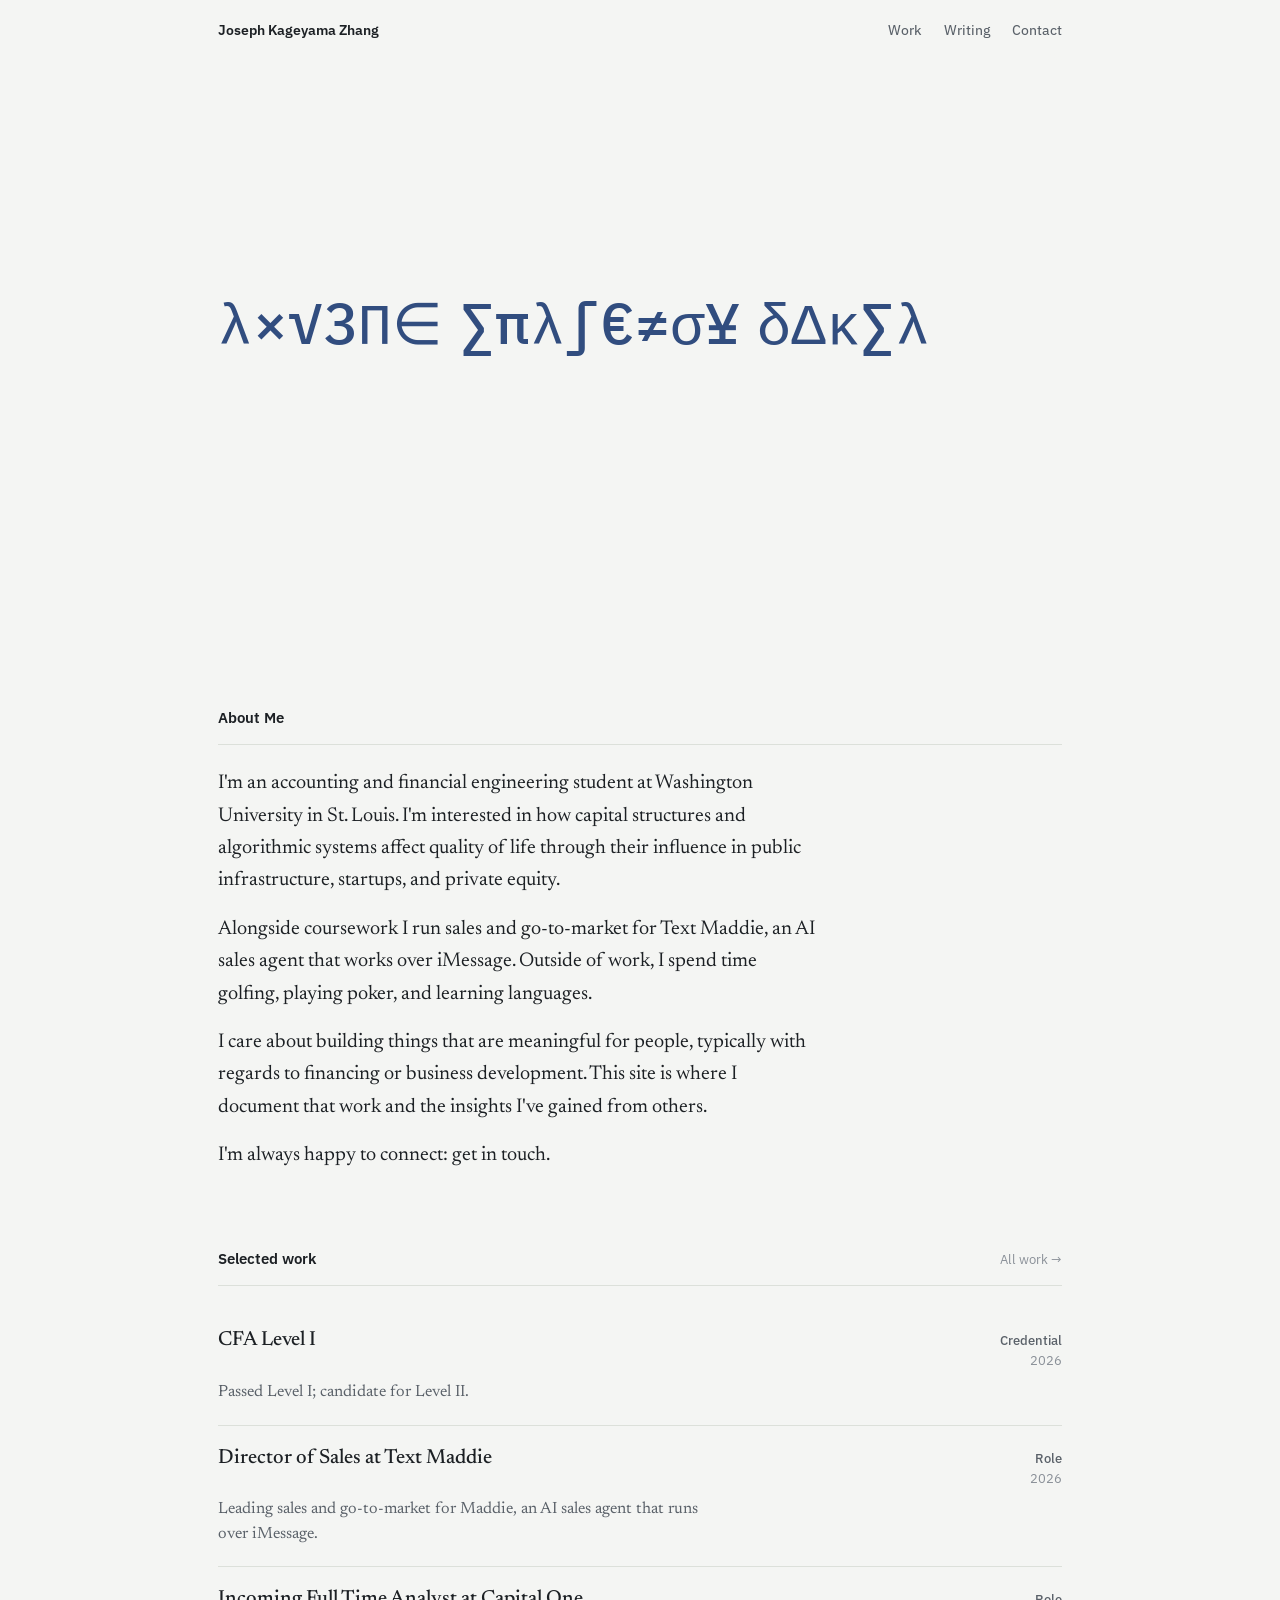
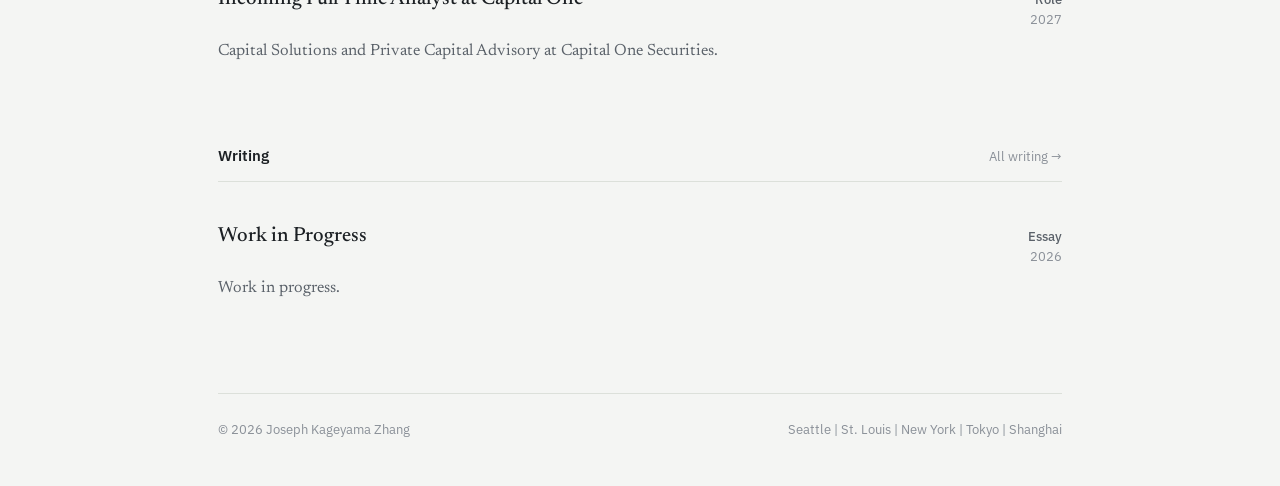
<file: index.html>
<!DOCTYPE html>
<html lang="en">
<head>
<meta charset="UTF-8">
<meta name="viewport" content="width=device-width, initial-scale=1.0">
<title>Joseph Kageyama Zhang</title>
<link rel="preconnect" href="https://fonts.googleapis.com">
<link rel="preconnect" href="https://fonts.gstatic.com" crossorigin>
<link href="https://fonts.googleapis.com/css2?family=Newsreader:ital,opsz,wght@0,6..72,400;0,6..72,500;1,6..72,400&family=IBM+Plex+Mono:wght@400;500&family=IBM+Plex+Sans:wght@400;450;500;600&display=swap" rel="stylesheet">
<link rel="stylesheet" href="styles.css">
</head>
<body>

<div class="wrap">
  <header id="hdr">
    <div class="bar">
      <a class="mark" href="./">Joseph Kageyama Zhang</a>
      <nav>
        <a href="work/">Work</a>
        <a href="writing/">Writing</a>
        <a href="contact/">Contact</a>
      </nav>
    </div>
  </header>

  <main>
    <div class="hero">
      <h1 class="name" data-name="Joseph Kageyama Zhang" aria-label="Joseph Kageyama Zhang">Joseph Kageyama Zhang</h1>
      <p class="tag">Accounting and Financial Engineering at Washington University in St. Louis. This is where I keep what I build and think about.</p>
    </div>

    <section id="about">
      <div class="head"><h2>About Me</h2></div>
      <div class="prose">
        <p>I'm an accounting and financial engineering student at Washington University in St. Louis. I'm interested in how capital structures and algorithmic systems affect quality of life through their influence in public infrastructure, startups, and private equity.</p>
        <p>Alongside coursework I run sales and go-to-market for <a href="https://textmaddie.com">Text Maddie</a>, an AI sales agent that works over iMessage. Outside of work, I spend time golfing, playing poker, and learning languages.</p>
        <p>I care about building things that are meaningful for people, typically with regards to financing or business development. This site is where I document that <a href="work/">work</a> and the <a href="writing/">insights</a> I've gained from others. </p> 
        <p>I'm always happy to connect: <a href="contact/">get in touch</a>.</p>
      </div>
    </section>

    <section id="work">
      <div class="head"><h2>Selected work</h2><a class="note" href="work/">All work &rarr;</a></div>
      <div class="list">
        <a class="row" href="#">
          <span class="title">CFA Level I</span>
          <span class="meta"><span class="kind">Credential</span><span>2026</span></span>
          <span class="desc">Passed Level I; candidate for Level II.</span>
        </a>
        <a class="row" href="https://textmaddie.com">
          <span class="title">Director of Sales at Text Maddie</span>
          <span class="meta"><span class="kind">Role</span><span>2026</span></span>
          <span class="desc">Leading sales and go-to-market for Maddie, an AI sales agent that runs over iMessage.</span>
        </a>
        <a class="row" href="#">
          <span class="title">Incoming Full Time Analyst at Capital One</span>
          <span class="meta"><span class="kind">Role</span><span>2027</span></span>
          <span class="desc">Capital Solutions and Private Capital Advisory at Capital One Securities.</span>
        </a>
      </div>
    </section>

    <section id="writing">
      <div class="head"><h2>Writing</h2><a class="note" href="writing/">All writing &rarr;</a></div>
      <div class="list">
        <a class="row" href="#">
          <span class="title">Work in Progress</span>
          <span class="meta"><span class="kind">Essay</span><span>2026</span></span>
          <span class="desc">Work in progress.</span>
        </a>
      </div>
    </section>
  </main>

  <footer>
    <span>© <span id="yr"></span> Joseph Kageyama Zhang </span>
    <span> Seattle | St. Louis | New York | Tokyo | Shanghai </span>
  </footer>
</div>

<script>
(function(){
  document.getElementById('yr').textContent = new Date().getFullYear();

  // sticky header hairline
  var hdr = document.getElementById('hdr');
  window.addEventListener('scroll', function(){
    hdr.classList.toggle('stuck', window.scrollY > 10);
  }, {passive:true});

  var el = document.querySelector('.name');
  var full = el.getAttribute('data-name');
  var tag = document.querySelector('.tag');
  var reduce = window.matchMedia('(prefers-reduced-motion: reduce)').matches;

  var UNDERLINE_H = 3;         // underline thickness while sweeping

  function squareSize(){
    var fs = parseFloat(getComputedStyle(el).fontSize) || 40;
    return Math.max(9, Math.round(fs * 0.55));
  }
  // air between the name and the resting square (~half an em)
  function gapPx(){ return Math.round(squareSize() * 0.9); }
  // CSS `bottom` value that seats the square's base on the text baseline
  function baselineOffset(){
    var probe = document.createElement('span');
    probe.style.cssText = 'display:inline-block;width:0;height:1em;vertical-align:baseline;';
    el.appendChild(probe);
    var seam = probe.getBoundingClientRect().bottom;
    var base = el.getBoundingClientRect().bottom;
    el.removeChild(probe);
    return base - seam - 1;
  }

  var GAP = gapPx();

  function showFinal(){
    el.classList.add('serif');
    el.textContent = '';
    full.split(' ').forEach(function(w){
      var word = document.createElement('span');
      word.className = 'word';
      word.textContent = w;
      el.appendChild(word);
    });
    var sq = squareSize();
    var box = document.createElement('span');
    box.className = 'swipe box';
    box.setAttribute('aria-hidden','true');
    box.style.width = sq + 'px';
    box.style.height = sq + 'px';
    el.appendChild(box);
    var ws = el.querySelectorAll('.word');
    var lw = ws[ws.length - 1];
    box.style.left = (lw.getBoundingClientRect().right - el.getBoundingClientRect().left + GAP) + 'px';
    box.style.bottom = baselineOffset() + 'px';
    tag.classList.add('in');
  }

  if(reduce){ showFinal(); return; }

  var SYM = 'αβγδεζηθκλμνξπρστφχψωΣΠΔΩ∫∂∑∏√∞±×÷≈≠∇∈01234567$€¥£%'.split('');
  function rnd(){ return SYM[(Math.random()*SYM.length)|0]; }

  // build char spans grouped by word
  el.classList.remove('serif');
  el.textContent = '';
  var chars = [];
  full.split(' ').forEach(function(w){
    var word = document.createElement('span');
    word.className = 'word';
    for(var i=0;i<w.length;i++){
      var s = document.createElement('span');
      s.className = 'ch scrambling';
      s.setAttribute('aria-hidden','true');
      s.dataset.final = w[i];
      s.textContent = rnd();
      word.appendChild(s);
      chars.push(s);
    }
    el.appendChild(word);
  });

  var sq = squareSize();

  // one navy element: sweeps beneath the name as an underline whose trailing
  // edge lags, then accelerates to catch the head and lock into a proof square
  var swipe = document.createElement('span');
  swipe.className = 'swipe';
  swipe.setAttribute('aria-hidden','true');
  el.appendChild(swipe);

  var flick = setInterval(function(){
    for(var i=0;i<chars.length;i++){
      if(chars[i].classList.contains('scrambling')) chars[i].textContent = rnd();
    }
  }, 34);

  var headX = 0, tailX = 0, done = false;

  // shape morph: short segment reads as a square, long segment as a hairline
  function render(){
    var w = headX - tailX, left, width, height;
    if(w <= sq){
      width = sq; height = sq; left = headX - sq;
    } else if(w >= sq * 3){
      width = w; height = UNDERLINE_H; left = tailX;
    } else {
      var f = (w - sq) / (sq * 2);
      width = w; height = sq + (UNDERLINE_H - sq) * f; left = tailX;
    }
    if(left < 0){ swipe.style.width = '0px'; return; } // hold until it clears the first glyph
    swipe.style.left = left + 'px';
    swipe.style.width = width + 'px';
    swipe.style.height = height + 'px';
  }

  function reposition(){
    if(!done) return;
    sq = squareSize();
    GAP = gapPx();
    var eb = el.getBoundingClientRect();
    var ws = el.querySelectorAll('.word');
    var lw = ws[ws.length - 1];
    swipe.style.width = sq + 'px';
    swipe.style.height = sq + 'px';
    swipe.style.bottom = baselineOffset() + 'px';
    swipe.style.left = (lw.getBoundingClientRect().right - eb.left + GAP) + 'px';
  }
  window.addEventListener('resize', reposition, {passive:true});

  function startSweep(){
    var eb = el.getBoundingClientRect();
    var charRight = chars.map(function(c){
      return c.getBoundingClientRect().right - eb.left;
    });
    var endX = charRight[charRight.length - 1];
    var reachX = endX + GAP + sq;   // head overshoots just past the text
    var D = 2000;                   // sweep duration (ms)
    var t0 = performance.now();
    var lockIdx = 0, kBoost = 0;

    function frame(now){
      var t = now - t0;
      var tp = t < D ? t / D : 1;
      var e = tp < 0.5 ? 4*tp*tp*tp : 1 - Math.pow(-2*tp + 2, 3) / 2; // easeInOutCubic
      headX = e * reachX;

      while(lockIdx < chars.length && headX >= charRight[lockIdx]){
        var c = chars[lockIdx];
        c.classList.remove('scrambling');
        c.textContent = c.dataset.final;
        lockIdx++;
        if(lockIdx === chars.length) clearInterval(flick);
      }

      var hp = headX / endX; if(hp > 1) hp = 1;
      var k = 0.03 + 0.34 * hp * hp;          // trailing edge: heavy lag early
      if(t >= D){ kBoost += 0.03; k = Math.min(0.9, k + kBoost); } // then snap shut
      tailX += (headX - tailX) * k;

      render();

      if(t >= D && headX - tailX <= 0.75){ finalize(reachX); return; }
      requestAnimationFrame(frame);
    }
    requestAnimationFrame(frame);
  }

  function finalize(reachX){
    done = true;
    swipe.style.left = (reachX - sq) + 'px';
    swipe.style.width = sq + 'px';
    swipe.style.height = sq + 'px';
    swipe.classList.add('box');   // perfect square, begin flicker
    void swipe.offsetWidth;       // commit, then let the square rise onto the baseline
    swipe.style.bottom = baselineOffset() + 'px';
    setTimeout(function(){
      el.classList.add('dissolving');
      setTimeout(function(){
        el.classList.add('serif');
        el.classList.remove('dissolving');
        tag.classList.add('in');
        reposition();
      }, 240);
    }, 200);
  }

  setTimeout(startSweep, 1800);
})();
</script>

</body>
</html>
</file>
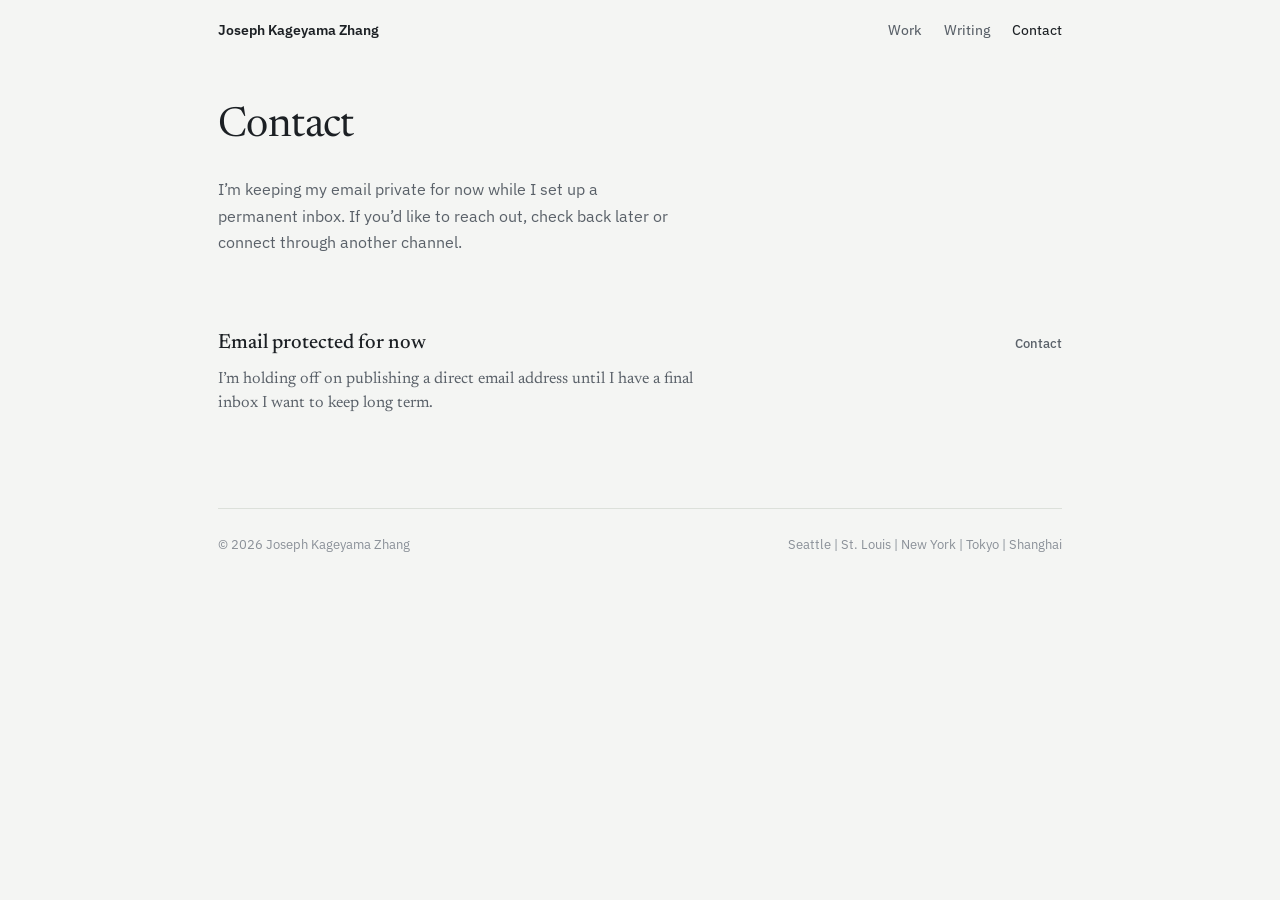
<file: contact/index.html>
<!DOCTYPE html>
<html lang="en">
<head>
<meta charset="UTF-8">
<meta name="viewport" content="width=device-width, initial-scale=1.0">
<title>Contact — Joseph Kageyama Zhang</title>
<link rel="preconnect" href="https://fonts.googleapis.com">
<link rel="preconnect" href="https://fonts.gstatic.com" crossorigin>
<link href="https://fonts.googleapis.com/css2?family=Newsreader:ital,opsz,wght@0,6..72,400;0,6..72,500;1,6..72,400&family=IBM+Plex+Mono:wght@400;500&family=IBM+Plex+Sans:wght@400;450;500;600&display=swap" rel="stylesheet">
<link rel="stylesheet" href="../styles.css">
</head>
<body>

<div class="wrap">
  <header id="hdr">
    <div class="bar">
      <a class="mark" href="../">Joseph Kageyama Zhang</a>
      <nav>
        <a href="../work/">Work</a>
        <a href="../writing/">Writing</a>
        <a href="../contact/" class="current" aria-current="page">Contact</a>
      </nav>
    </div>
  </header>

  <main>
    <div class="pagehead">
      <h1 class="page-title">Contact</h1>
      <p class="tag in">I’m keeping my email private for now while I set up a permanent inbox. If you’d like to reach out, check back later or connect through another channel.</p>
    </div>

    <section>
      <div class="list">
        <div class="row" aria-label="Protected email">
          <span class="title">Email protected for now</span>
          <span class="meta"><span class="kind">Contact</span></span>
          <span class="desc">I’m holding off on publishing a direct email address until I have a final inbox I want to keep long term.</span>
        </div>
      </div>
    </section>
  </main>

  <footer>
    <span>&copy; <span id="yr"></span> Joseph Kageyama Zhang</span>
    <span>Seattle | St. Louis | New York | Tokyo | Shanghai</span>
  </footer>
</div>

<script>
(function(){
  document.getElementById('yr').textContent = new Date().getFullYear();
  var hdr = document.getElementById('hdr');
  window.addEventListener('scroll', function(){
    hdr.classList.toggle('stuck', window.scrollY > 10);
  }, {passive:true});
})();
</script>

</body>
</html>
</file>
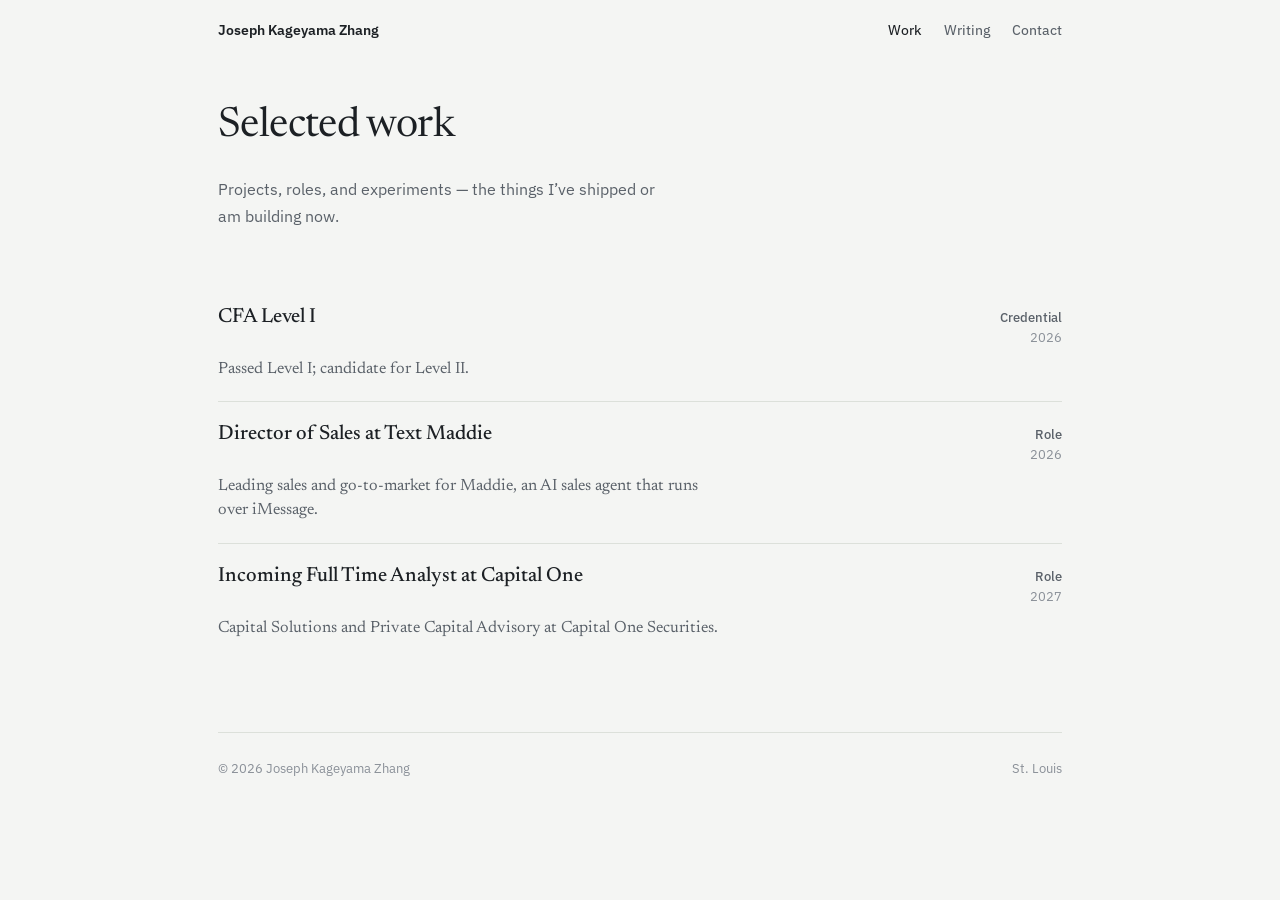
<file: work/index.html>
<!DOCTYPE html>
<html lang="en">
<head>
<meta charset="UTF-8">
<meta name="viewport" content="width=device-width, initial-scale=1.0">
<title>Selected work — Joseph Kageyama Zhang</title>
<link rel="preconnect" href="https://fonts.googleapis.com">
<link rel="preconnect" href="https://fonts.gstatic.com" crossorigin>
<link href="https://fonts.googleapis.com/css2?family=Newsreader:ital,opsz,wght@0,6..72,400;0,6..72,500;1,6..72,400&family=IBM+Plex+Mono:wght@400;500&family=IBM+Plex+Sans:wght@400;450;500;600&display=swap" rel="stylesheet">
<link rel="stylesheet" href="../styles.css">
</head>
<body>

<div class="wrap">
  <header id="hdr">
    <div class="bar">
      <a class="mark" href="../">Joseph Kageyama Zhang</a>
      <nav>
        <a href="../work/" class="current" aria-current="page">Work</a>
        <a href="../writing/">Writing</a>
        <a href="../contact/">Contact</a>
      </nav>
    </div>
  </header>

  <main>
    <div class="pagehead">
      <h1 class="page-title">Selected work</h1>
      <p class="tag in">Projects, roles, and experiments &mdash; the things I&rsquo;ve shipped or am building now.</p>
    </div>

    <section>
      <div class="list">
        <a class="row" href="#">
          <span class="title">CFA Level I</span>
          <span class="meta"><span class="kind">Credential</span><span>2026</span></span>
          <span class="desc">Passed Level I; candidate for Level II.</span>
        </a>
        <a class="row" href="https://textmaddie.com">
          <span class="title">Director of Sales at Text Maddie</span>
          <span class="meta"><span class="kind">Role</span><span>2026</span></span>
          <span class="desc">Leading sales and go-to-market for Maddie, an AI sales agent that runs over iMessage.</span>
        </a>
        <a class="row" href="#">
          <span class="title">Incoming Full Time Analyst at Capital One</span>
          <span class="meta"><span class="kind">Role</span><span>2027</span></span>
          <span class="desc">Capital Solutions and Private Capital Advisory at Capital One Securities.</span>
        </a>
      </div>
    </section>
  </main>

  <footer>
    <span>&copy; <span id="yr"></span> Joseph Kageyama Zhang</span>
    <span>St. Louis</span>
  </footer>
</div>

<script>
(function(){
  document.getElementById('yr').textContent = new Date().getFullYear();
  var hdr = document.getElementById('hdr');
  window.addEventListener('scroll', function(){
    hdr.classList.toggle('stuck', window.scrollY > 10);
  }, {passive:true});
})();
</script>

</body>
</html>
</file>
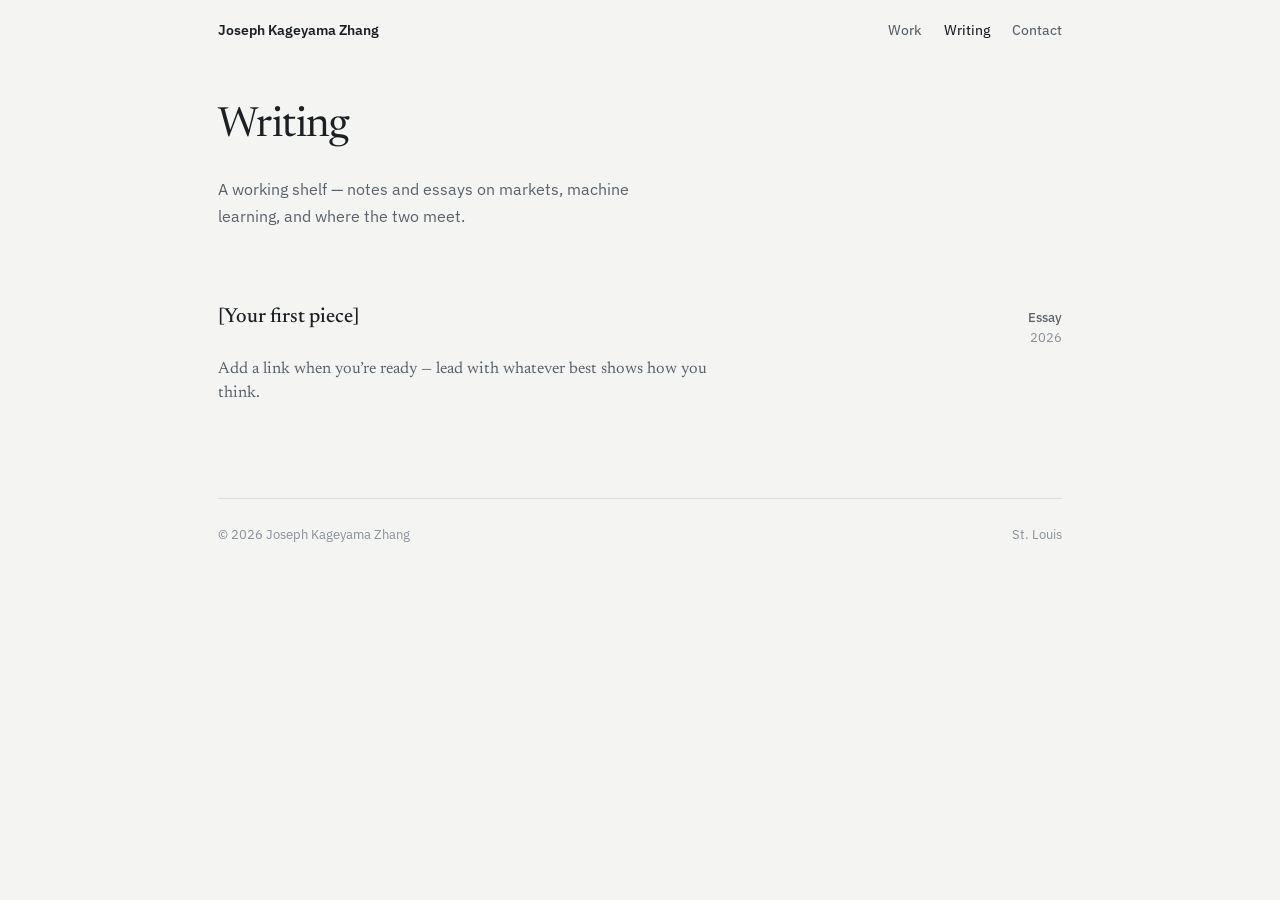
<file: writing/index.html>
<!DOCTYPE html>
<html lang="en">
<head>
<meta charset="UTF-8">
<meta name="viewport" content="width=device-width, initial-scale=1.0">
<title>Writing — Joseph Kageyama Zhang</title>
<link rel="preconnect" href="https://fonts.googleapis.com">
<link rel="preconnect" href="https://fonts.gstatic.com" crossorigin>
<link href="https://fonts.googleapis.com/css2?family=Newsreader:ital,opsz,wght@0,6..72,400;0,6..72,500;1,6..72,400&family=IBM+Plex+Mono:wght@400;500&family=IBM+Plex+Sans:wght@400;450;500;600&display=swap" rel="stylesheet">
<link rel="stylesheet" href="../styles.css">
</head>
<body>

<div class="wrap">
  <header id="hdr">
    <div class="bar">
      <a class="mark" href="../">Joseph Kageyama Zhang</a>
      <nav>
        <a href="../work/">Work</a>
        <a href="../writing/" class="current" aria-current="page">Writing</a>
        <a href="../contact/">Contact</a>
      </nav>
    </div>
  </header>

  <main>
    <div class="pagehead">
      <h1 class="page-title">Writing</h1>
      <p class="tag in">A working shelf &mdash; notes and essays on markets, machine learning, and where the two meet.</p>
    </div>

    <section>
      <div class="list">
        <a class="row" href="#">
          <span class="title">[Your first piece]</span>
          <span class="meta"><span class="kind">Essay</span><span>2026</span></span>
          <span class="desc">Add a link when you&rsquo;re ready &mdash; lead with whatever best shows how you think.</span>
        </a>
      </div>
    </section>
  </main>

  <footer>
    <span>&copy; <span id="yr"></span> Joseph Kageyama Zhang</span>
    <span>St. Louis</span>
  </footer>
</div>

<script>
(function(){
  document.getElementById('yr').textContent = new Date().getFullYear();
  var hdr = document.getElementById('hdr');
  window.addEventListener('scroll', function(){
    hdr.classList.toggle('stuck', window.scrollY > 10);
  }, {passive:true});
})();
</script>

</body>
</html>
</file>
<file: styles.css>
:root{
  --paper:#F4F5F3;
  --ink:#1C2024;
  --muted:#5A6169;
  --faint:#8A9098;
  --accent:#2C5F4E;
  --navy:#1D3B73;
  --rule:#DCE0DA;
  --measure:600px;
}
*{box-sizing:border-box;}
html{-webkit-text-size-adjust:100%;scroll-behavior:smooth;}
body{
  margin:0;background:var(--paper);color:var(--ink);
  font-family:"Newsreader",Georgia,serif;font-size:20px;line-height:1.62;
  -webkit-font-smoothing:antialiased;text-rendering:optimizeLegibility;
}
.wrap{max-width:900px;margin:0 auto;padding:0 28px;}
a{color:inherit;text-decoration:none;}
a:focus-visible,.row:focus-visible{outline:2px solid var(--accent);outline-offset:3px;border-radius:2px;}

/* header */
header{position:sticky;top:0;z-index:10;background:rgba(244,245,243,.86);backdrop-filter:blur(6px);border-bottom:1px solid transparent;transition:border-color .3s ease;}
header.stuck{border-color:var(--rule);}
.bar{display:flex;align-items:baseline;justify-content:space-between;gap:20px;padding:18px 0;}
.mark{font-family:"IBM Plex Sans",sans-serif;font-weight:600;font-size:.9rem;color:var(--ink);}
nav{font-family:"IBM Plex Sans",sans-serif;font-size:.86rem;font-weight:450;display:flex;gap:22px;}
nav a{color:var(--muted);transition:color .18s ease;}
nav a:hover{color:var(--accent);}
nav a.current{color:var(--ink);}

/* hero + animation */
.hero{min-height:66vh;display:flex;flex-direction:column;justify-content:center;padding:40px 0 30px;}
.name{
  position:relative;
  font-family:"IBM Plex Mono",monospace;
  font-size:clamp(2rem,5.2vw,3.6rem);
  line-height:1.08;font-weight:500;margin:0;color:var(--ink);
  letter-spacing:0;white-space:nowrap;transition:opacity .26s ease;
}
.name.serif{font-family:"Newsreader",serif;font-weight:400;letter-spacing:-0.015em;}
.name.dissolving .word{opacity:0;}
.name .word{display:inline-block;margin-right:.3em;white-space:nowrap;transition:opacity .24s ease;}
.name .ch{display:inline-block;}
.name .ch.scrambling{color:var(--navy);opacity:.9;}
/* sweeping underline -> contracts into a flickering navy proof square */
.swipe{
  position:absolute;left:0;bottom:-0.03em;
  width:0;height:3px;background:var(--navy);border-radius:1px;
  will-change:left,width,height;
}
.swipe.box{
  border-radius:2px;
  transition:left .3s ease,width .3s ease,height .3s ease,bottom .3s ease;
  animation:blink 2.0s steps(1) infinite;
}
@keyframes blink{50%{opacity:0;}}
.tag{
  font-family:"IBM Plex Sans",sans-serif;font-size:1.02rem;color:var(--muted);
  margin:26px 0 0;max-width:46ch;opacity:0;transform:translateY(6px);
  transition:opacity .6s ease,transform .6s ease;
}
.tag.in{opacity:1;transform:none;}

/* subpage heading */
.pagehead{padding:44px 0 4px;}
.page-title{
  font-family:"Newsreader",serif;font-weight:400;letter-spacing:-0.015em;
  font-size:clamp(1.9rem,4vw,2.6rem);line-height:1.1;margin:0;color:var(--ink);
}

/* sections */
section{padding:52px 0 8px;}
.head{display:flex;align-items:baseline;justify-content:space-between;padding-bottom:14px;margin-bottom:22px;border-bottom:1px solid var(--rule);}
.head h2{font-family:"IBM Plex Sans",sans-serif;font-size:.92rem;font-weight:600;margin:0;color:var(--ink);}
.head .note{font-family:"IBM Plex Sans",sans-serif;font-size:.82rem;color:var(--faint);}
a.note{transition:color .16s ease;}
a.note:hover{color:var(--accent);}

.prose{max-width:var(--measure);}
.prose p{margin:0 0 16px;}

/* work / writing lists */
.list{max-width:100%;}
.row{display:grid;grid-template-columns:1fr auto;gap:5px 26px;align-items:baseline;padding:20px 0;border-bottom:1px solid var(--rule);}
.row:last-child{border-bottom:0;}
.row .title{font-size:1.28rem;font-weight:500;line-height:1.25;transition:color .16s ease;}
.row:hover .title,.row:focus-visible .title{color:var(--accent);}
.row .desc{grid-column:1 / 2;color:var(--muted);font-size:1.02rem;line-height:1.5;margin-top:5px;max-width:56ch;}
.meta{font-family:"IBM Plex Sans",sans-serif;font-size:.8rem;color:var(--faint);text-align:right;white-space:nowrap;display:flex;flex-direction:column;gap:2px;line-height:1.4;}
.meta .kind{color:var(--muted);font-weight:500;}

footer{margin-top:64px;padding:26px 0 46px;border-top:1px solid var(--rule);font-family:"IBM Plex Sans",sans-serif;font-size:.8rem;color:var(--faint);display:flex;justify-content:space-between;gap:14px;flex-wrap:wrap;}

@media (max-width:560px){
  body{font-size:18px;}
  .name{font-size:clamp(1.2rem,6vw,1.9rem);}
  .row{grid-template-columns:1fr;}
  .meta{text-align:left;flex-direction:row;gap:12px;margin-top:8px;}
  nav{gap:15px;}
  .hero{min-height:60vh;}
}
@media (prefers-reduced-motion:reduce){
  .tag{transition:none;}
  .swipe.box{transition:none;animation:none;}
  html{scroll-behavior:auto;}
}
</file>
